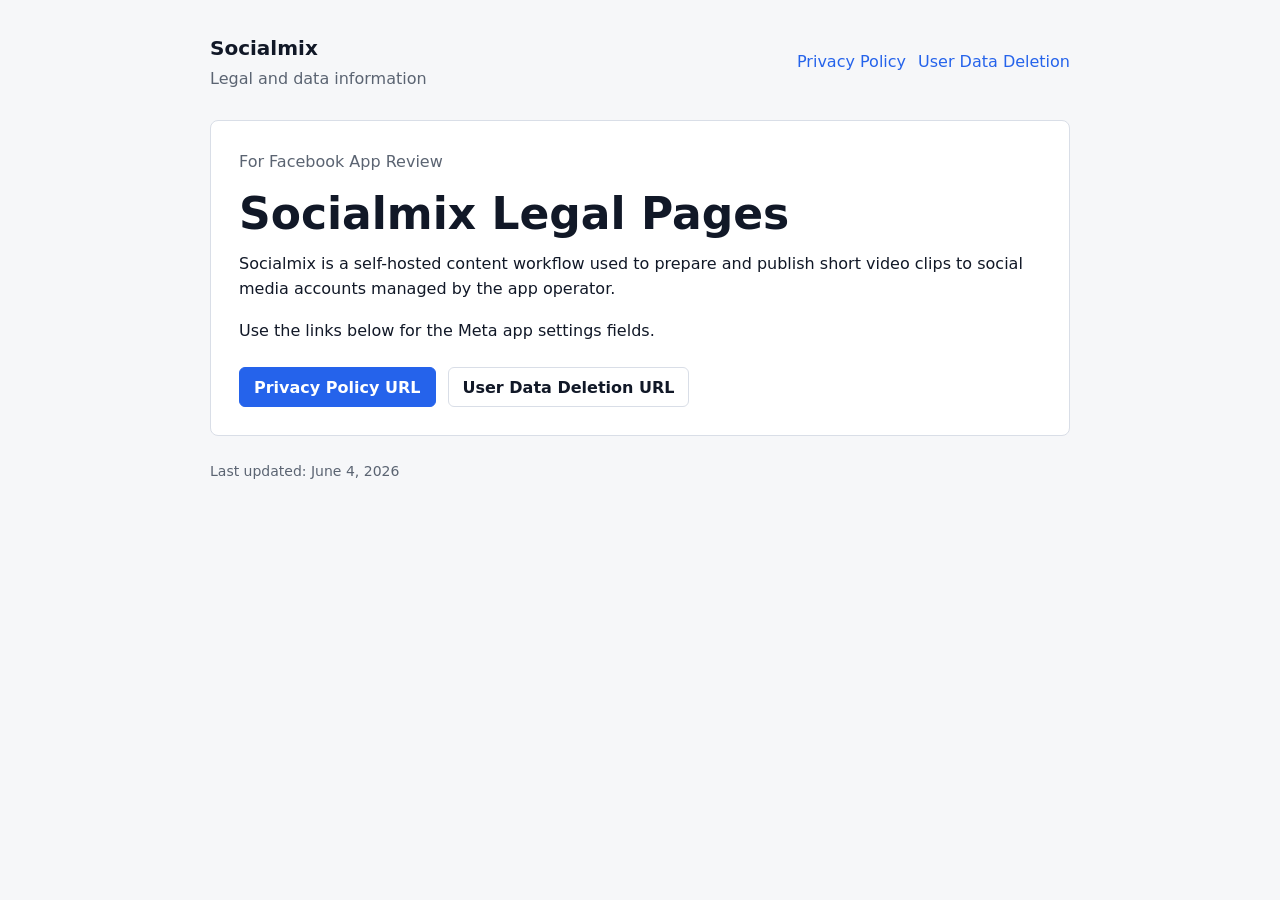
<file: index.html>
<!doctype html>
<html lang="en">
  <head>
    <meta charset="utf-8" />
    <meta name="viewport" content="width=device-width, initial-scale=1" />
    <title>Socialmix Legal</title>
    <link rel="stylesheet" href="./styles.css" />
  </head>
  <body>
    <main class="shell">
      <header class="header">
        <div class="brand">
          <strong>Socialmix</strong>
          <span>Legal and data information</span>
        </div>
        <nav class="nav" aria-label="Legal pages">
          <a href="./privacy-policy.html">Privacy Policy</a>
          <a href="./user-data-deletion.html">User Data Deletion</a>
        </nav>
      </header>

      <section class="card">
        <p class="muted">For Facebook App Review</p>
        <h1>Socialmix Legal Pages</h1>
        <p>
          Socialmix is a self-hosted content workflow used to prepare and publish
          short video clips to social media accounts managed by the app operator.
        </p>
        <p>
          Use the links below for the Meta app settings fields.
        </p>
        <div class="actions">
          <a class="button primary" href="./privacy-policy.html">Privacy Policy URL</a>
          <a class="button" href="./user-data-deletion.html">User Data Deletion URL</a>
        </div>
      </section>

      <footer class="footer">
        Last updated: June 4, 2026
      </footer>
    </main>
  </body>
</html>
</file>
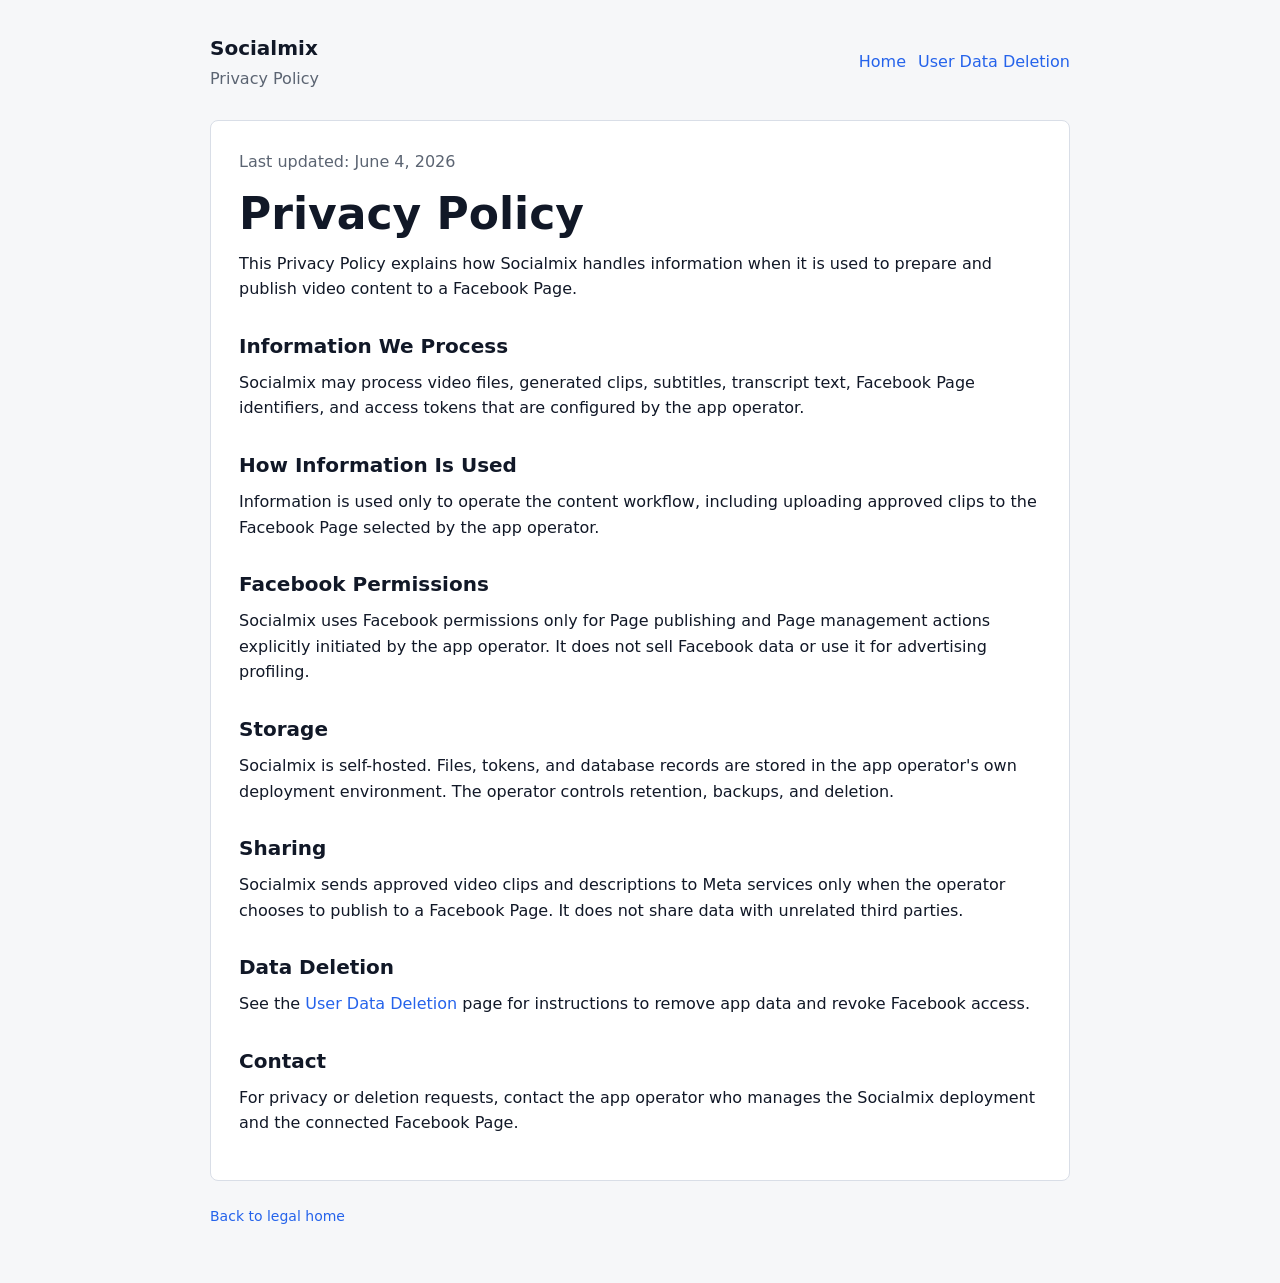
<file: privacy-policy.html>
<!doctype html>
<html lang="en">
  <head>
    <meta charset="utf-8" />
    <meta name="viewport" content="width=device-width, initial-scale=1" />
    <title>Privacy Policy - Socialmix</title>
    <link rel="stylesheet" href="./styles.css" />
  </head>
  <body>
    <main class="shell">
      <header class="header">
        <div class="brand">
          <strong>Socialmix</strong>
          <span>Privacy Policy</span>
        </div>
        <nav class="nav" aria-label="Legal pages">
          <a href="./index.html">Home</a>
          <a href="./user-data-deletion.html">User Data Deletion</a>
        </nav>
      </header>

      <article class="card">
        <p class="muted">Last updated: June 4, 2026</p>
        <h1>Privacy Policy</h1>
        <p>
          This Privacy Policy explains how Socialmix handles information when it
          is used to prepare and publish video content to a Facebook Page.
        </p>

        <h2>Information We Process</h2>
        <p>
          Socialmix may process video files, generated clips, subtitles,
          transcript text, Facebook Page identifiers, and access tokens that are
          configured by the app operator.
        </p>

        <h2>How Information Is Used</h2>
        <p>
          Information is used only to operate the content workflow, including
          uploading approved clips to the Facebook Page selected by the app
          operator.
        </p>

        <h2>Facebook Permissions</h2>
        <p>
          Socialmix uses Facebook permissions only for Page publishing and Page
          management actions explicitly initiated by the app operator. It does
          not sell Facebook data or use it for advertising profiling.
        </p>

        <h2>Storage</h2>
        <p>
          Socialmix is self-hosted. Files, tokens, and database records are
          stored in the app operator's own deployment environment. The operator
          controls retention, backups, and deletion.
        </p>

        <h2>Sharing</h2>
        <p>
          Socialmix sends approved video clips and descriptions to Meta services
          only when the operator chooses to publish to a Facebook Page. It does
          not share data with unrelated third parties.
        </p>

        <h2>Data Deletion</h2>
        <p>
          See the <a href="./user-data-deletion.html">User Data Deletion</a>
          page for instructions to remove app data and revoke Facebook access.
        </p>

        <h2>Contact</h2>
        <p>
          For privacy or deletion requests, contact the app operator who manages
          the Socialmix deployment and the connected Facebook Page.
        </p>
      </article>

      <footer class="footer">
        <a href="./index.html">Back to legal home</a>
      </footer>
    </main>
  </body>
</html>
</file>
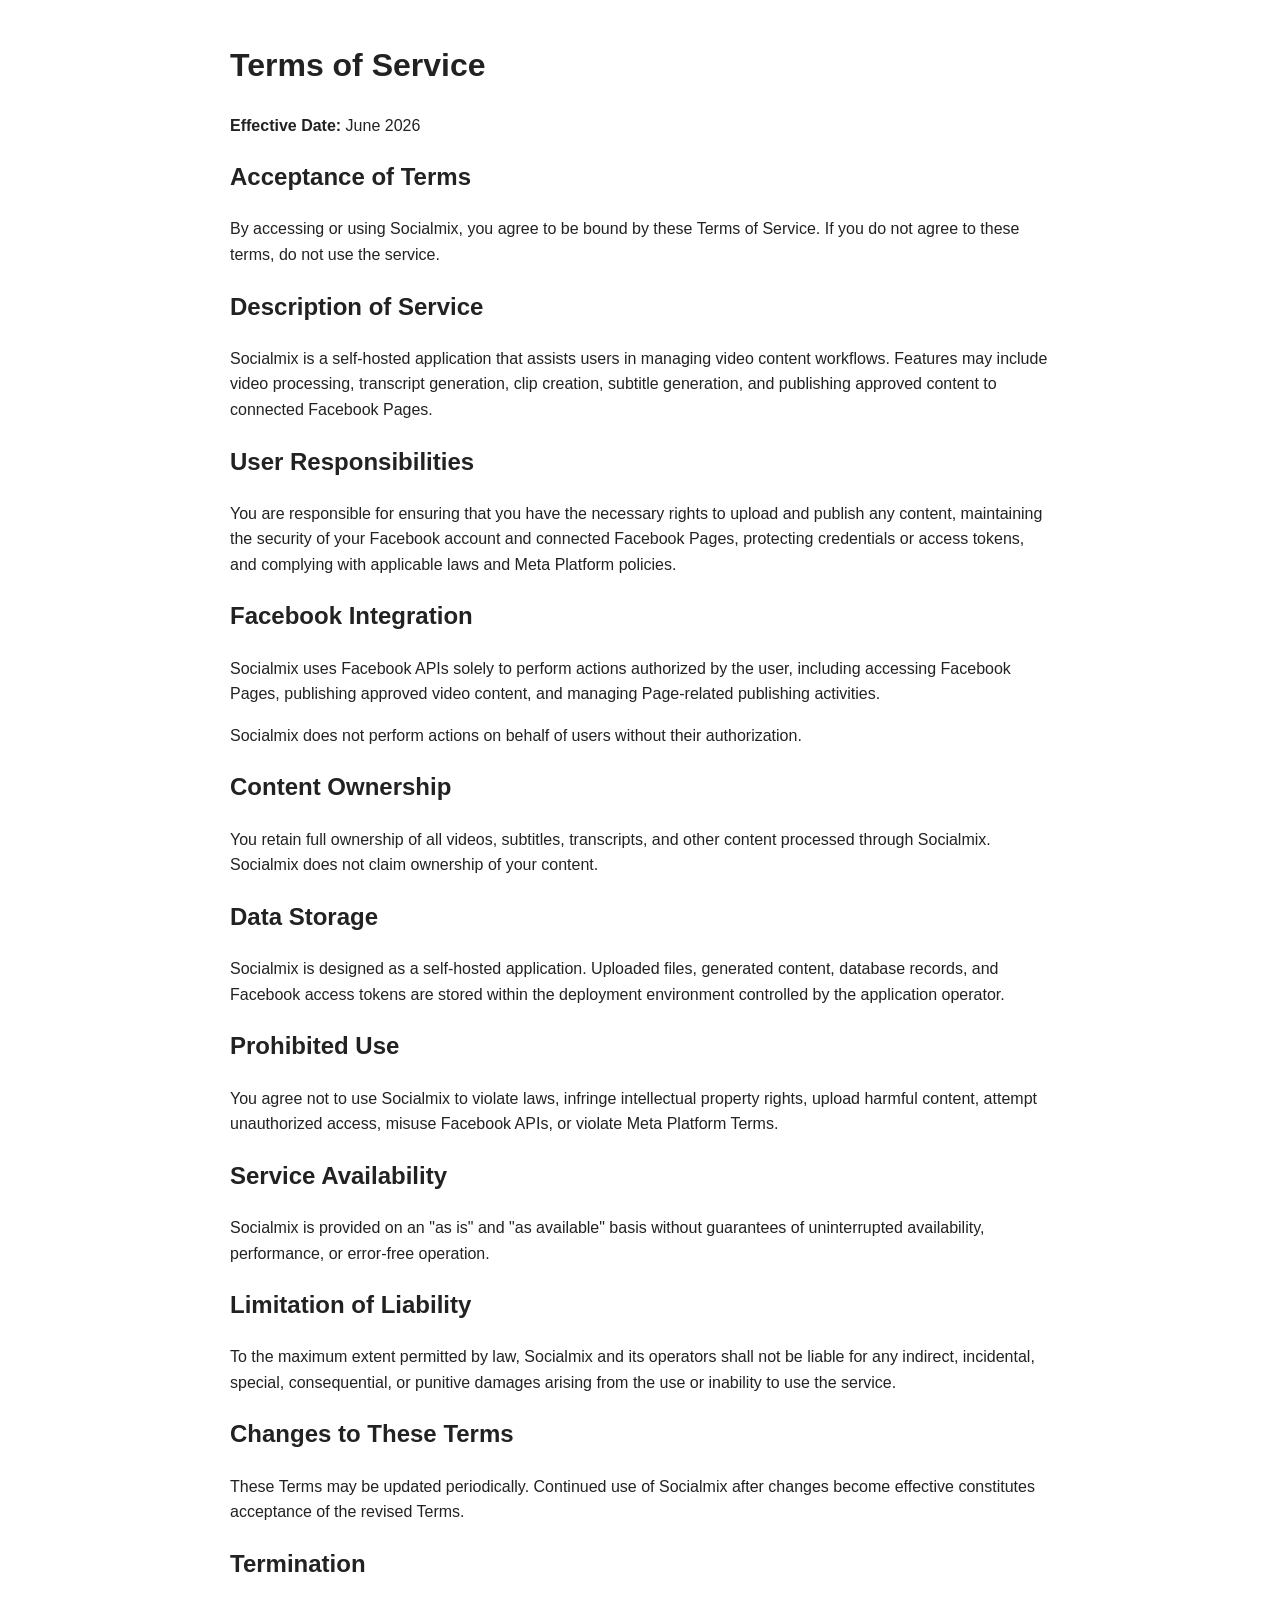
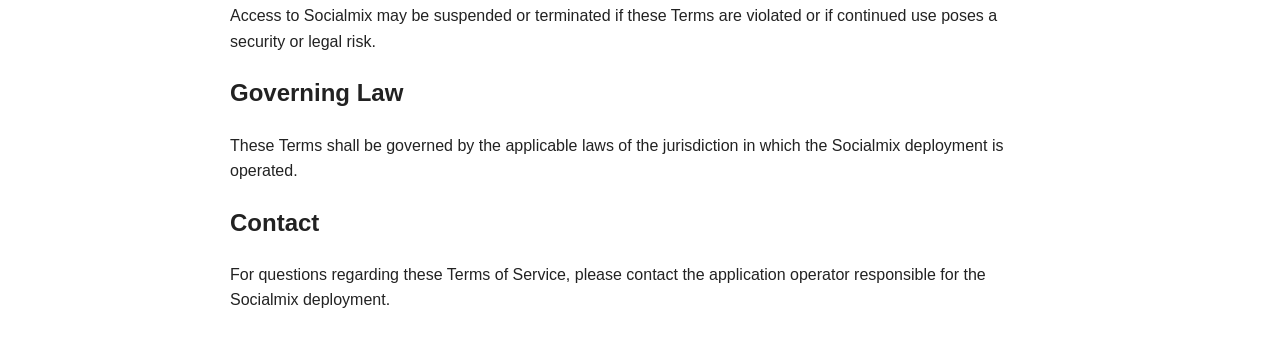
<file: terms-of-service.html>
<!DOCTYPE html>
<html lang="en">
<head>
  <meta charset="UTF-8" />
  <meta name="viewport" content="width=device-width, initial-scale=1.0" />
  <title>Terms of Service - Socialmix</title>
</head>
<body>
  <main style="max-width: 820px; margin: 40px auto; padding: 0 20px; font-family: Arial, sans-serif; line-height: 1.6; color: #222;">
    <h1>Terms of Service</h1>

    <p><strong>Effective Date:</strong> June 2026</p>

    <h2>Acceptance of Terms</h2>
    <p>
      By accessing or using Socialmix, you agree to be bound by these Terms of Service.
      If you do not agree to these terms, do not use the service.
    </p>

    <h2>Description of Service</h2>
    <p>
      Socialmix is a self-hosted application that assists users in managing video content workflows.
      Features may include video processing, transcript generation, clip creation, subtitle generation,
      and publishing approved content to connected Facebook Pages.
    </p>

    <h2>User Responsibilities</h2>
    <p>You are responsible for ensuring that you have the necessary rights to upload and publish any content, maintaining the security of your Facebook account and connected Facebook Pages, protecting credentials or access tokens, and complying with applicable laws and Meta Platform policies.</p>

    <h2>Facebook Integration</h2>
    <p>
      Socialmix uses Facebook APIs solely to perform actions authorized by the user, including accessing Facebook Pages,
      publishing approved video content, and managing Page-related publishing activities.
    </p>
    <p>
      Socialmix does not perform actions on behalf of users without their authorization.
    </p>

    <h2>Content Ownership</h2>
    <p>
      You retain full ownership of all videos, subtitles, transcripts, and other content processed through Socialmix.
      Socialmix does not claim ownership of your content.
    </p>

    <h2>Data Storage</h2>
    <p>
      Socialmix is designed as a self-hosted application. Uploaded files, generated content, database records,
      and Facebook access tokens are stored within the deployment environment controlled by the application operator.
    </p>

    <h2>Prohibited Use</h2>
    <p>
      You agree not to use Socialmix to violate laws, infringe intellectual property rights, upload harmful content,
      attempt unauthorized access, misuse Facebook APIs, or violate Meta Platform Terms.
    </p>

    <h2>Service Availability</h2>
    <p>
      Socialmix is provided on an "as is" and "as available" basis without guarantees of uninterrupted availability,
      performance, or error-free operation.
    </p>

    <h2>Limitation of Liability</h2>
    <p>
      To the maximum extent permitted by law, Socialmix and its operators shall not be liable for any indirect,
      incidental, special, consequential, or punitive damages arising from the use or inability to use the service.
    </p>

    <h2>Changes to These Terms</h2>
    <p>
      These Terms may be updated periodically. Continued use of Socialmix after changes become effective constitutes
      acceptance of the revised Terms.
    </p>

    <h2>Termination</h2>
    <p>
      Access to Socialmix may be suspended or terminated if these Terms are violated or if continued use poses a
      security or legal risk.
    </p>

    <h2>Governing Law</h2>
    <p>
      These Terms shall be governed by the applicable laws of the jurisdiction in which the Socialmix deployment is operated.
    </p>

    <h2>Contact</h2>
    <p>
      For questions regarding these Terms of Service, please contact the application operator responsible for the Socialmix deployment.
    </p>
  </main>
</body>
</html>
</file>
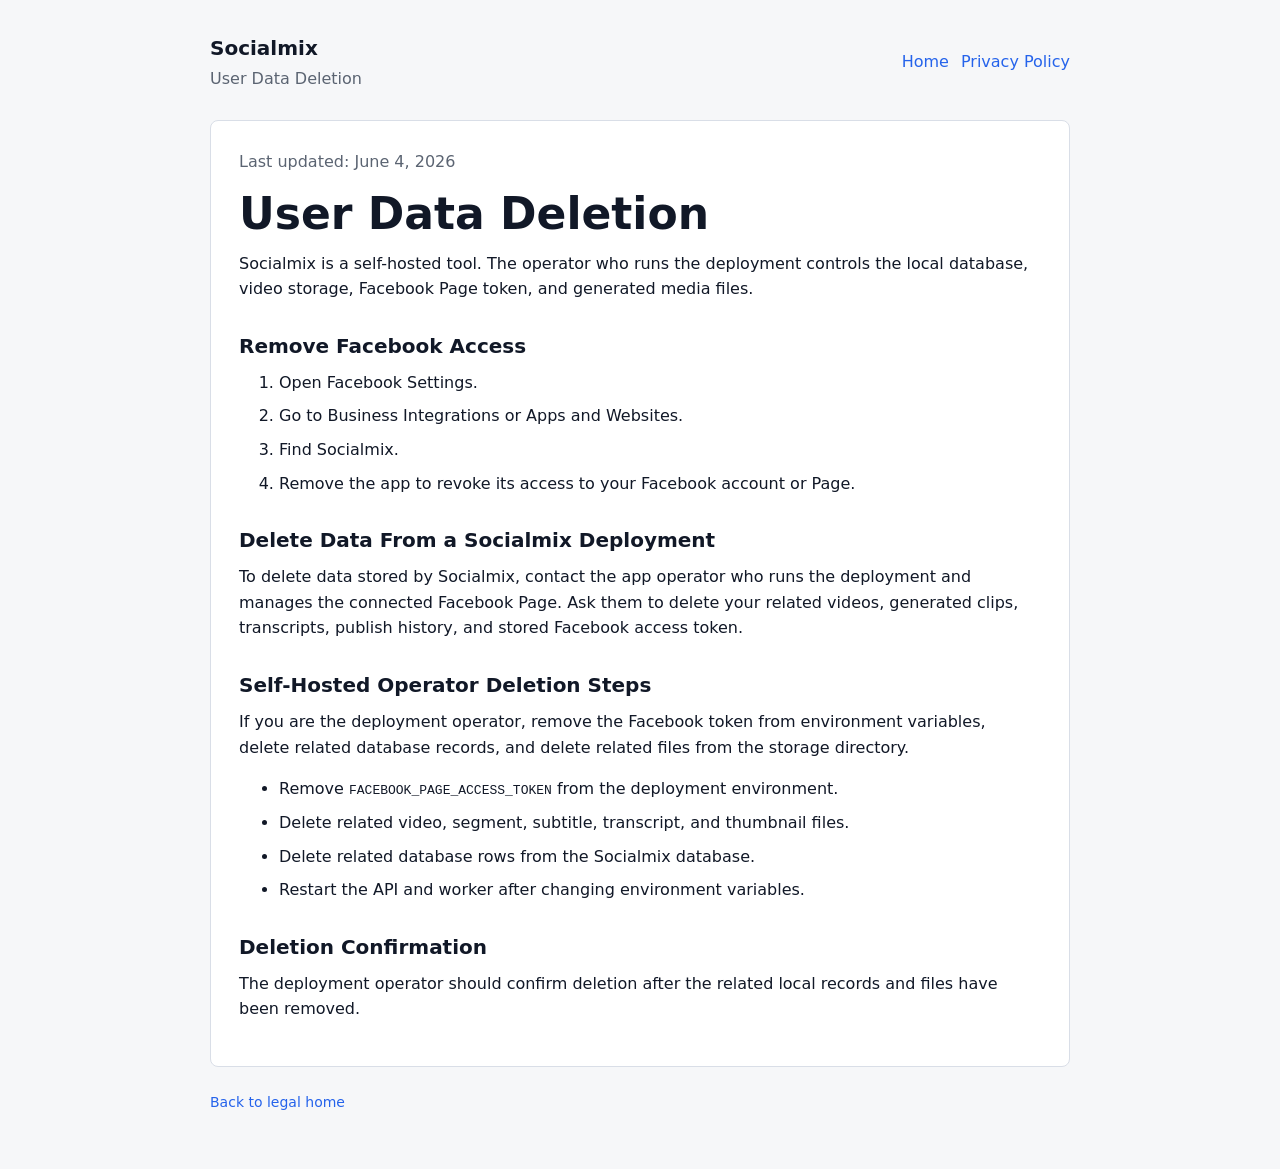
<file: user-data-deletion.html>
<!doctype html>
<html lang="en">
  <head>
    <meta charset="utf-8" />
    <meta name="viewport" content="width=device-width, initial-scale=1" />
    <title>User Data Deletion - Socialmix</title>
    <link rel="stylesheet" href="./styles.css" />
  </head>
  <body>
    <main class="shell">
      <header class="header">
        <div class="brand">
          <strong>Socialmix</strong>
          <span>User Data Deletion</span>
        </div>
        <nav class="nav" aria-label="Legal pages">
          <a href="./index.html">Home</a>
          <a href="./privacy-policy.html">Privacy Policy</a>
        </nav>
      </header>

      <article class="card">
        <p class="muted">Last updated: June 4, 2026</p>
        <h1>User Data Deletion</h1>
        <p>
          Socialmix is a self-hosted tool. The operator who runs the deployment
          controls the local database, video storage, Facebook Page token, and
          generated media files.
        </p>

        <h2>Remove Facebook Access</h2>
        <ol>
          <li>Open Facebook Settings.</li>
          <li>Go to Business Integrations or Apps and Websites.</li>
          <li>Find Socialmix.</li>
          <li>Remove the app to revoke its access to your Facebook account or Page.</li>
        </ol>

        <h2>Delete Data From a Socialmix Deployment</h2>
        <p>
          To delete data stored by Socialmix, contact the app operator who runs
          the deployment and manages the connected Facebook Page. Ask them to
          delete your related videos, generated clips, transcripts, publish
          history, and stored Facebook access token.
        </p>

        <h2>Self-Hosted Operator Deletion Steps</h2>
        <p>
          If you are the deployment operator, remove the Facebook token from
          environment variables, delete related database records, and delete
          related files from the storage directory.
        </p>
        <ul>
          <li>Remove <code>FACEBOOK_PAGE_ACCESS_TOKEN</code> from the deployment environment.</li>
          <li>Delete related video, segment, subtitle, transcript, and thumbnail files.</li>
          <li>Delete related database rows from the Socialmix database.</li>
          <li>Restart the API and worker after changing environment variables.</li>
        </ul>

        <h2>Deletion Confirmation</h2>
        <p>
          The deployment operator should confirm deletion after the related local
          records and files have been removed.
        </p>
      </article>

      <footer class="footer">
        <a href="./index.html">Back to legal home</a>
      </footer>
    </main>
  </body>
</html>
</file>
<file: styles.css>
:root {
  color-scheme: light;
  --bg: #f6f7f9;
  --panel: #ffffff;
  --text: #111827;
  --muted: #5b6472;
  --line: #d9dee7;
  --primary: #2563eb;
}

* {
  box-sizing: border-box;
}

body {
  margin: 0;
  background: var(--bg);
  color: var(--text);
  font-family:
    Inter, ui-sans-serif, system-ui, -apple-system, BlinkMacSystemFont, "Segoe UI",
    sans-serif;
  line-height: 1.6;
}

a {
  color: var(--primary);
  text-decoration: none;
}

a:hover {
  text-decoration: underline;
}

.shell {
  margin: 0 auto;
  max-width: 900px;
  padding: 32px 20px 56px;
}

.header {
  display: flex;
  align-items: center;
  justify-content: space-between;
  gap: 20px;
  margin-bottom: 28px;
}

.brand {
  display: grid;
  gap: 2px;
}

.brand strong {
  font-size: 20px;
}

.brand span,
.muted {
  color: var(--muted);
}

.nav {
  display: flex;
  flex-wrap: wrap;
  gap: 12px;
}

.card {
  background: var(--panel);
  border: 1px solid var(--line);
  border-radius: 8px;
  padding: 28px;
}

h1 {
  margin: 0 0 12px;
  font-size: clamp(30px, 5vw, 44px);
  line-height: 1.1;
}

h2 {
  margin: 28px 0 8px;
  font-size: 20px;
}

p,
ul,
ol {
  margin: 0 0 16px;
}

li + li {
  margin-top: 8px;
}

.actions {
  display: flex;
  flex-wrap: wrap;
  gap: 12px;
  margin-top: 24px;
}

.button {
  display: inline-flex;
  min-height: 40px;
  align-items: center;
  justify-content: center;
  border-radius: 6px;
  border: 1px solid var(--line);
  padding: 0 14px;
  background: #ffffff;
  color: var(--text);
  font-weight: 600;
}

.button.primary {
  border-color: var(--primary);
  background: var(--primary);
  color: #ffffff;
}

.footer {
  margin-top: 24px;
  color: var(--muted);
  font-size: 14px;
}

@media (max-width: 640px) {
  .header {
    align-items: flex-start;
    flex-direction: column;
  }

  .card {
    padding: 22px;
  }
}
</file>
